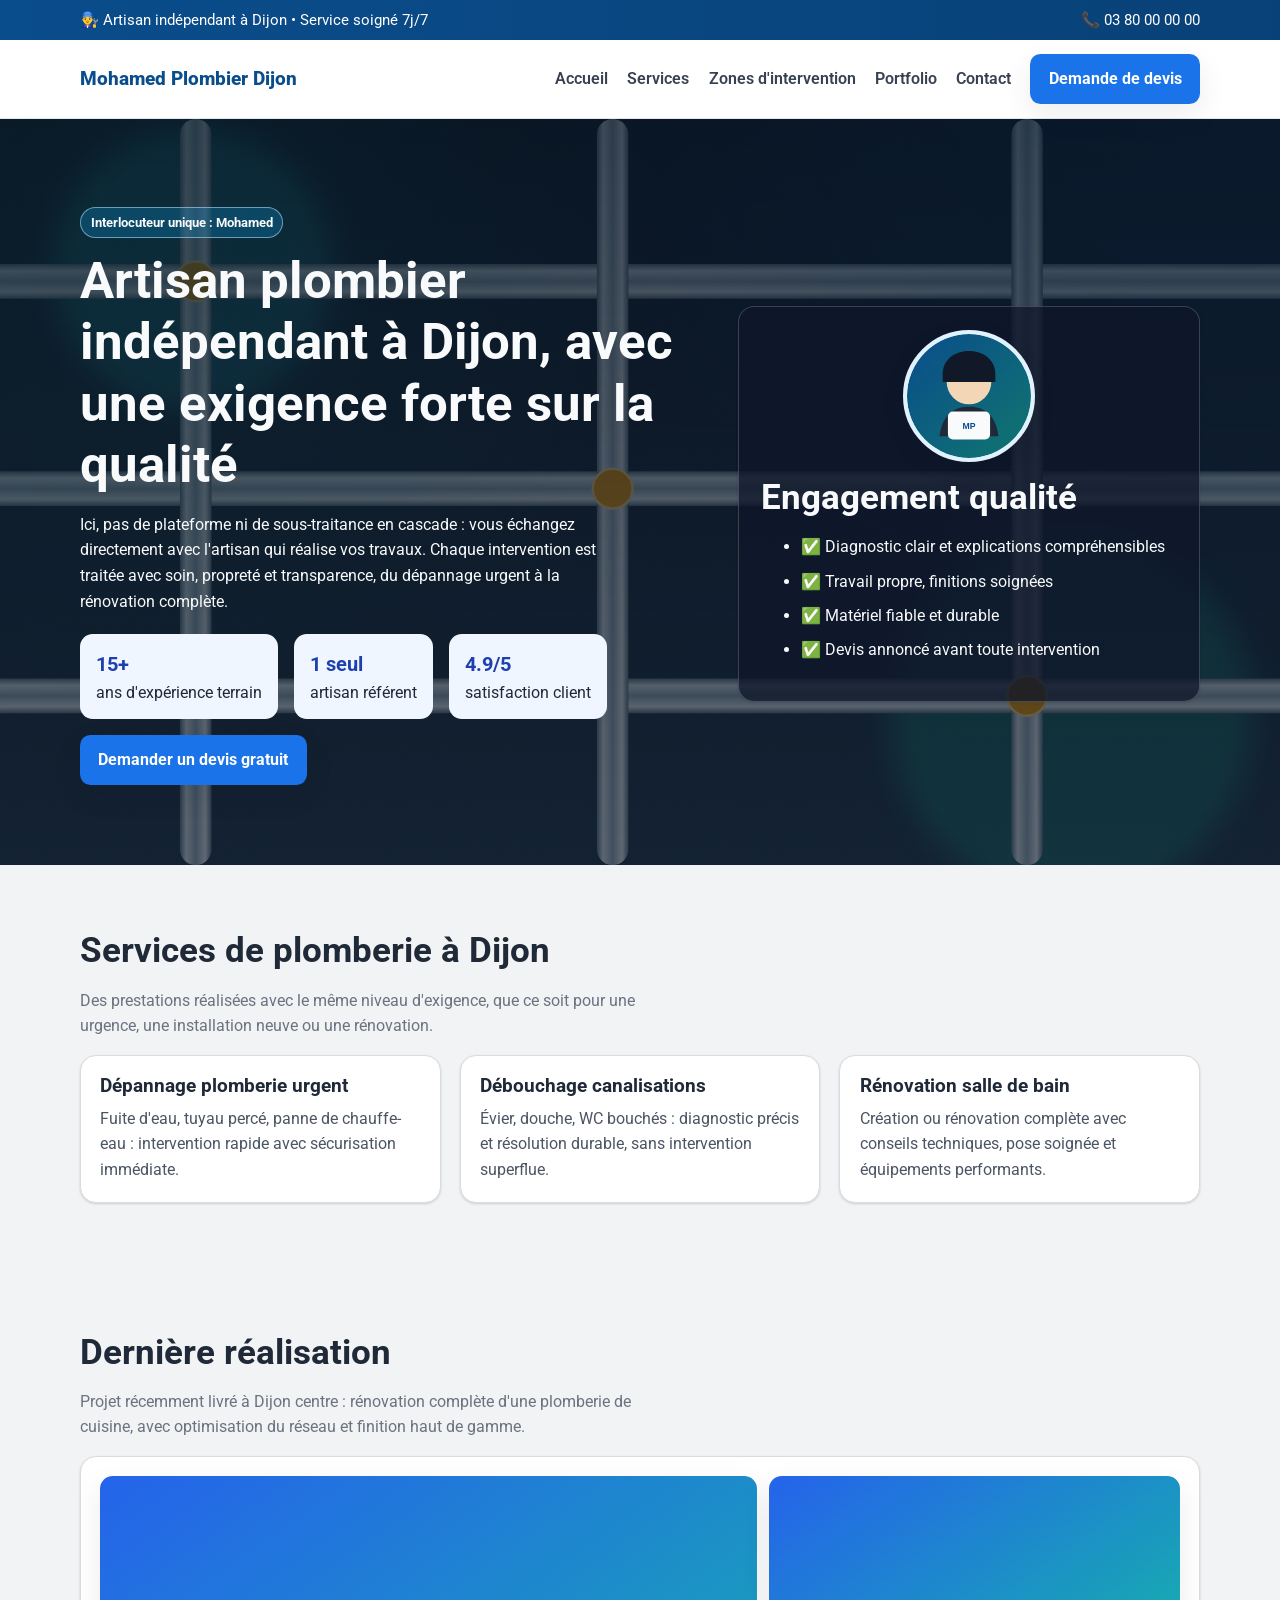
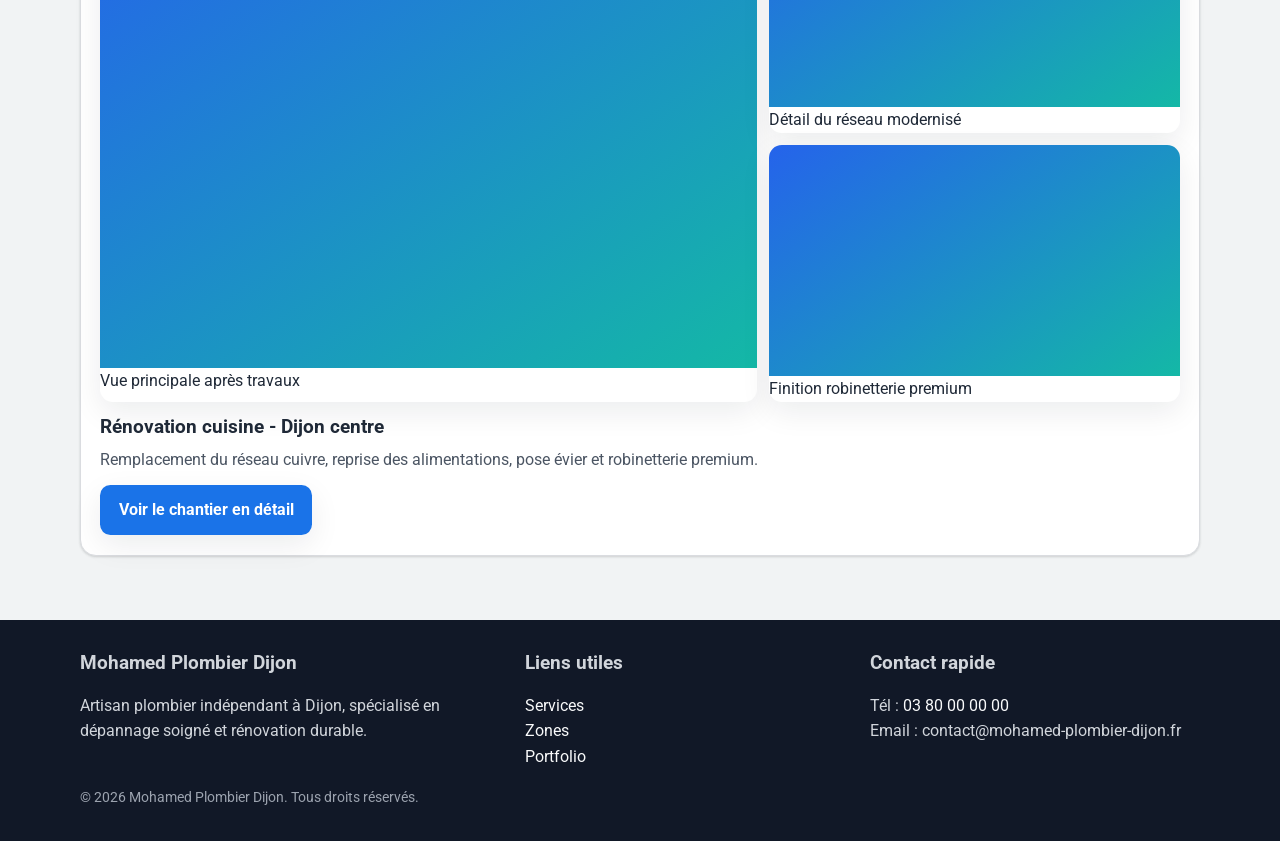
<file: index.html>
<!doctype html>
<html lang="fr">
  <head>
    <meta charset="UTF-8" />
    <meta name="viewport" content="width=device-width, initial-scale=1.0" />
    <link rel="preconnect" href="https://fonts.googleapis.com" />
    <link rel="preconnect" href="https://fonts.gstatic.com" crossorigin />
    <link href="https://fonts.googleapis.com/css2?family=Roboto:wght@400;500;700;900&display=swap" rel="stylesheet" />
    <link href="https://fonts.googleapis.com/css2?family=Material+Symbols+Rounded:opsz,wght,FILL,GRAD@24,500,0,0" rel="stylesheet" />
    <link rel="stylesheet" href="https://cdnjs.cloudflare.com/ajax/libs/font-awesome/6.5.2/css/all.min.css" crossorigin="anonymous" referrerpolicy="no-referrer" />
    <title>Artisan plombier indépendant à Dijon | Mohamed Plombier</title>
    <meta
      name="description"
      content="Mohamed, artisan plombier indépendant à Dijon : dépannage soigné, installations durables, conseils personnalisés et qualité de service 7j/7."
    />
    <meta name="robots" content="index,follow" />
    <link rel="canonical" href="https://www.mohamed-plombier-dijon.fr/" />
    <meta property="og:title" content="Artisan plombier indépendant à Dijon | Mohamed Plombier" />
    <meta
      property="og:description"
      content="Un interlocuteur unique, des finitions soignées et une plomberie durable à Dijon et alentours."
    />
    <meta property="og:type" content="website" />
    <meta property="og:url" content="https://www.mohamed-plombier-dijon.fr/" />
    <meta property="og:locale" content="fr_FR" />
    <link rel="stylesheet" href="assets/css/styles.css" />
    <script type="application/ld+json">
      {
        "@context": "https://schema.org",
        "@type": "Plumber",
        "name": "Mohamed Plombier Dijon",
        "image": "https://www.mohamed-plombier-dijon.fr/assets/images/logo.png",
        "url": "https://www.mohamed-plombier-dijon.fr/",
        "telephone": "+33 3 80 00 00 00",
        "priceRange": "€€",
        "address": {
          "@type": "PostalAddress",
          "streetAddress": "12 Rue de la Liberté",
          "addressLocality": "Dijon",
          "postalCode": "21000",
          "addressCountry": "FR"
        },
        "areaServed": ["Dijon", "Talant", "Chenôve", "Quetigny", "Longvic", "Fontaine-lès-Dijon"],
        "openingHoursSpecification": [
          {
            "@type": "OpeningHoursSpecification",
            "dayOfWeek": ["Monday", "Tuesday", "Wednesday", "Thursday", "Friday", "Saturday", "Sunday"],
            "opens": "00:00",
            "closes": "23:59"
          }
        ]
      }
    </script>
  </head>
  <body>
    <a class="skip-link" href="#contenu">Aller au contenu</a>
    <div class="topbar">
      <div class="container">
        <span>👨‍🔧 Artisan indépendant à Dijon • Service soigné 7j/7</span>
        <a href="tel:+33380000000">📞 03 80 00 00 00</a>
      </div>
    </div>
    <header>
      <div class="container nav-wrap">
        <a class="logo" href="index.html">Mohamed Plombier Dijon</a>
        <nav aria-label="Navigation principale">
          <ul>
            <li><a href="index.html">Accueil</a></li>
            <li><a href="services.html">Services</a></li>
            <li><a href="zones.html">Zones d'intervention</a></li>
            <li><a href="portfolio/index.html">Portfolio</a></li>
            <li><a href="contact.html">Contact</a></li>
            <li><a class="cta" href="#devis-popup" data-devis-open>Demande de devis</a></li>
          </ul>
        </nav>
      </div>
    </header>

    <main id="contenu">
      <section class="hero">
        <div class="container hero-grid">
          <div>
            <span class="badge">Interlocuteur unique : Mohamed</span>
            <h1>Artisan plombier indépendant à Dijon, avec une exigence forte sur la qualité</h1>
            <p class="subtitle">
              Ici, pas de plateforme ni de sous-traitance en cascade : vous échangez directement avec
              l'artisan qui réalise vos travaux. Chaque intervention est traitée avec soin, propreté et
              transparence, du dépannage urgent à la rénovation complète.
            </p>
            <div class="stats">
              <div class="stat"><strong>15+</strong> ans d'expérience terrain</div>
              <div class="stat"><strong>1 seul</strong> artisan référent</div>
              <div class="stat"><strong>4.9/5</strong> satisfaction client</div>
            </div>
            <p><a class="button" href="#devis-popup" data-devis-open>Demander un devis gratuit</a></p>
          </div>
          <aside class="hero-card" aria-label="Engagements qualité">
            <div class="artisan-photo-wrap" aria-hidden="true">
              <div class="artisan-photo">
                <img src="assets/images/mohamed-artisan.svg" alt="" loading="lazy" />
              </div>
            </div>
            <h2>Engagement qualité</h2>
            <ul class="service-list">
              <li>✅ Diagnostic clair et explications compréhensibles</li>
              <li>✅ Travail propre, finitions soignées</li>
              <li>✅ Matériel fiable et durable</li>
              <li>✅ Devis annoncé avant toute intervention</li>
            </ul>
          </aside>
        </div>
      </section>

      <section class="section container">
        <h2>Services de plomberie à Dijon</h2>
        <p class="subtitle">
          Des prestations réalisées avec le même niveau d'exigence, que ce soit pour une urgence, une
          installation neuve ou une rénovation.
        </p>
        <div class="grid-3">
          <article class="card">
            <h3>Dépannage plomberie urgent</h3>
            <p>Fuite d'eau, tuyau percé, panne de chauffe-eau : intervention rapide avec sécurisation immédiate.</p>
          </article>
          <article class="card">
            <h3>Débouchage canalisations</h3>
            <p>Évier, douche, WC bouchés : diagnostic précis et résolution durable, sans intervention superflue.</p>
          </article>
          <article class="card">
            <h3>Rénovation salle de bain</h3>
            <p>Création ou rénovation complète avec conseils techniques, pose soignée et équipements performants.</p>
          </article>
        </div>
      </section>

      <section class="section container">
        <h2>Dernière réalisation</h2>
        <p class="subtitle">
          Projet récemment livré à Dijon centre : rénovation complète d'une plomberie de cuisine,
          avec optimisation du réseau et finition haut de gamme.
        </p>
        <div class="card">
          <div class="gallery-featured" style="margin-bottom: 0.9rem">
            <figure class="gallery-main">
              <div class="photo-placeholder" role="img" aria-label="Photo principale de la dernière réalisation"></div>
              <figcaption>Vue principale après travaux</figcaption>
            </figure>
            <div class="gallery-side">
              <figure>
                <div class="photo-placeholder" role="img" aria-label="Détail réseau plomberie"></div>
                <figcaption>Détail du réseau modernisé</figcaption>
              </figure>
              <figure>
                <div class="photo-placeholder" role="img" aria-label="Détail robinetterie"></div>
                <figcaption>Finition robinetterie premium</figcaption>
              </figure>
            </div>
          </div>
          <h3>Rénovation cuisine - Dijon centre</h3>
          <p>Remplacement du réseau cuivre, reprise des alimentations, pose évier et robinetterie premium.</p>
          <p style="margin-top: 0.8rem"><a class="button" href="portfolio/chantiers/renovation-cuisine-dijon.html">Voir le chantier en détail</a></p>
        </div>
      </section>
    </main>
    <div class="devis-modal" id="devis-popup" role="dialog" aria-modal="true" aria-labelledby="devis-title" aria-hidden="true">
      <div class="devis-modal__backdrop" data-devis-close></div>
      <div class="devis-modal__content">
        <button class="devis-modal__close" type="button" aria-label="Fermer la fenêtre" data-devis-close>×</button>
        <h2 id="devis-title">Demande de devis</h2>
        <p>Contactez directement Mohamed pour obtenir un devis rapide et personnalisé :</p>
        <ul class="devis-list">
          <li>
            <i class="fa-solid fa-phone" aria-hidden="true"></i>
            <span><strong>Téléphone</strong><a href="tel:+33380000000">03 80 00 00 00</a></span>
          </li>
          <li>
            <i class="fa-solid fa-envelope" aria-hidden="true"></i>
            <span><strong>Email</strong><a href="mailto:contact@mohamed-plombier-dijon.fr">contact@mohamed-plombier-dijon.fr</a></span>
          </li>
          <li>
            <i class="fa-solid fa-location-dot" aria-hidden="true"></i>
            <span><strong>Adresse</strong>12 Rue de la Liberté, 21000 Dijon</span>
          </li>
          <li>
            <i class="fa-regular fa-clock" aria-hidden="true"></i>
            <span><strong>Disponibilité</strong>24h/24 - 7j/7</span>
          </li>
        </ul>
      </div>
    </div>

    <footer>
      <div class="container footer-grid">
        <div>
          <h3>Mohamed Plombier Dijon</h3>
          <p>Artisan plombier indépendant à Dijon, spécialisé en dépannage soigné et rénovation durable.</p>
        </div>
        <div>
          <h3>Liens utiles</h3>
          <p><a href="services.html">Services</a><br /><a href="zones.html">Zones</a><br /><a href="portfolio/index.html">Portfolio</a></p>
        </div>
        <div>
          <h3>Contact rapide</h3>
          <p>Tél : <a href="tel:+33380000000">03 80 00 00 00</a><br />Email : contact@mohamed-plombier-dijon.fr</p>
        </div>
      </div>
      <div class="container small">© <span data-current-year></span> Mohamed Plombier Dijon. Tous droits réservés.</div>
    </footer>

    <script src="https://code.jquery.com/jquery-3.7.1.min.js" integrity="sha256-/JqT3SQfawRcv/BIHPThkBvs0OEvtFFmqPF/lYI/Cxo=" crossorigin="anonymous"></script>
    <script src="assets/js/main.js" defer></script>
  </body>
</html>
</file>
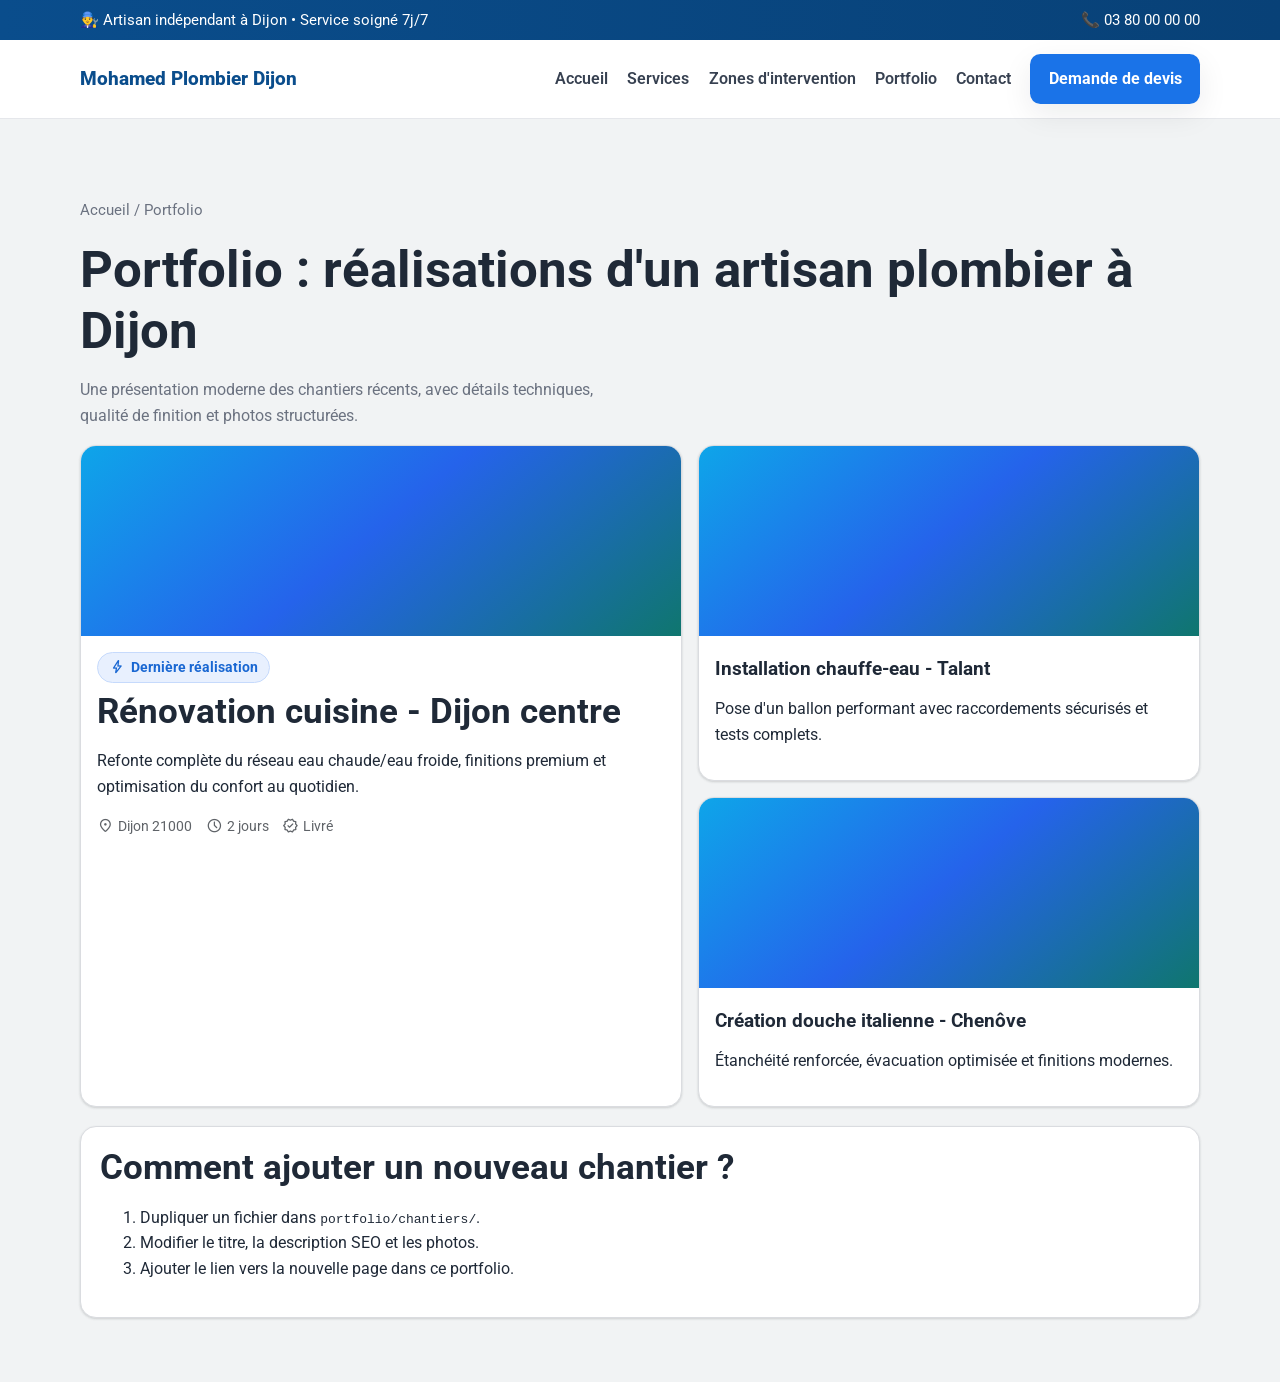
<file: portfolio/index.html>
<!doctype html>
<html lang="fr">
  <head>
    <meta charset="UTF-8" />
    <meta name="viewport" content="width=device-width, initial-scale=1.0" />
    <link rel="preconnect" href="https://fonts.googleapis.com" />
    <link rel="preconnect" href="https://fonts.gstatic.com" crossorigin />
    <link href="https://fonts.googleapis.com/css2?family=Roboto:wght@400;500;700;900&display=swap" rel="stylesheet" />
    <link href="https://fonts.googleapis.com/css2?family=Material+Symbols+Rounded:opsz,wght,FILL,GRAD@24,500,0,0" rel="stylesheet" />
    <link rel="stylesheet" href="https://cdnjs.cloudflare.com/ajax/libs/font-awesome/6.5.2/css/all.min.css" crossorigin="anonymous" referrerpolicy="no-referrer" />
    <title>Portfolio chantiers plomberie Dijon | Artisan indépendant</title>
    <meta name="description" content="Portfolio d'un artisan plombier indépendant à Dijon : réalisations récentes, photos avant/après et qualité des finitions." />
    <link rel="canonical" href="https://www.mohamed-plombier-dijon.fr/portfolio/" />
    <link rel="stylesheet" href="../assets/css/styles.css" />
  </head>
  <body>
    <a class="skip-link" href="#contenu">Aller au contenu</a>
    <div class="topbar">
      <div class="container">
        <span>👨‍🔧 Artisan indépendant à Dijon • Service soigné 7j/7</span>
        <a href="tel:+33380000000">📞 03 80 00 00 00</a>
      </div>
    </div>
    <header>
      <div class="container nav-wrap">
        <a class="logo" href="../index.html">Mohamed Plombier Dijon</a>
        <nav aria-label="Navigation principale">
          <ul>
            <li><a href="../index.html">Accueil</a></li>
            <li><a href="../services.html">Services</a></li>
            <li><a href="../zones.html">Zones d'intervention</a></li>
            <li><a href="../portfolio/index.html">Portfolio</a></li>
            <li><a href="../contact.html">Contact</a></li>
            <li><a class="cta" href="#devis-popup" data-devis-open>Demande de devis</a></li>
          </ul>
        </nav>
      </div>
    </header>
    <main id="contenu" class="section container">
      <p class="breadcrumb"><a href="../index.html">Accueil</a> / Portfolio</p>
      <h1>Portfolio : réalisations d'un artisan plombier à Dijon</h1>
      <p class="subtitle">Une présentation moderne des chantiers récents, avec détails techniques, qualité de finition et photos structurées.</p>

      <section class="realisations-grid">
        <article class="realisation-card featured">
          <div class="realisation-cover" role="img" aria-label="Dernière réalisation à Dijon"></div>
          <div class="realisation-content">
            <span class="chip"><span class="material-symbols-rounded">bolt</span>Dernière réalisation</span>
            <h2><a href="chantiers/renovation-cuisine-dijon.html">Rénovation cuisine - Dijon centre</a></h2>
            <p>Refonte complète du réseau eau chaude/eau froide, finitions premium et optimisation du confort au quotidien.</p>
            <div class="realisation-meta">
              <span><span class="material-symbols-rounded">location_on</span>Dijon 21000</span>
              <span><span class="material-symbols-rounded">schedule</span>2 jours</span>
              <span><span class="material-symbols-rounded">verified</span>Livré</span>
            </div>
          </div>
        </article>

        <article class="realisation-card compact">
          <div class="realisation-cover" role="img" aria-label="Installation chauffe-eau Talant"></div>
          <div class="realisation-content">
            <h3>Installation chauffe-eau - Talant</h3>
            <p>Pose d'un ballon performant avec raccordements sécurisés et tests complets.</p>
          </div>
        </article>

        <article class="realisation-card compact">
          <div class="realisation-cover" role="img" aria-label="Création douche italienne Chenôve"></div>
          <div class="realisation-content">
            <h3>Création douche italienne - Chenôve</h3>
            <p>Étanchéité renforcée, évacuation optimisée et finitions modernes.</p>
          </div>
        </article>
      </section>

      <section class="card" style="margin-top: 1.2rem">
        <h2>Comment ajouter un nouveau chantier ?</h2>
        <ol>
          <li>Dupliquer un fichier dans <code>portfolio/chantiers/</code>.</li>
          <li>Modifier le titre, la description SEO et les photos.</li>
          <li>Ajouter le lien vers la nouvelle page dans ce portfolio.</li>
        </ol>
      </section>
    </main>
    <div class="devis-modal" id="devis-popup" role="dialog" aria-modal="true" aria-labelledby="devis-title" aria-hidden="true">
      <div class="devis-modal__backdrop" data-devis-close></div>
      <div class="devis-modal__content">
        <button class="devis-modal__close" type="button" aria-label="Fermer la fenêtre" data-devis-close>×</button>
        <h2 id="devis-title">Demande de devis</h2>
        <p>Contactez directement Mohamed pour obtenir un devis rapide et personnalisé :</p>
        <ul class="devis-list">
          <li>
            <i class="fa-solid fa-phone" aria-hidden="true"></i>
            <span><strong>Téléphone</strong><a href="tel:+33380000000">03 80 00 00 00</a></span>
          </li>
          <li>
            <i class="fa-solid fa-envelope" aria-hidden="true"></i>
            <span><strong>Email</strong><a href="mailto:contact@mohamed-plombier-dijon.fr">contact@mohamed-plombier-dijon.fr</a></span>
          </li>
          <li>
            <i class="fa-solid fa-location-dot" aria-hidden="true"></i>
            <span><strong>Adresse</strong>12 Rue de la Liberté, 21000 Dijon</span>
          </li>
          <li>
            <i class="fa-regular fa-clock" aria-hidden="true"></i>
            <span><strong>Disponibilité</strong>24h/24 - 7j/7</span>
          </li>
        </ul>
      </div>
    </div>
    <script src="https://code.jquery.com/jquery-3.7.1.min.js" integrity="sha256-/JqT3SQfawRcv/BIHPThkBvs0OEvtFFmqPF/lYI/Cxo=" crossorigin="anonymous"></script>
    <script src="../assets/js/main.js" defer></script>
  </body>
</html>
</file>
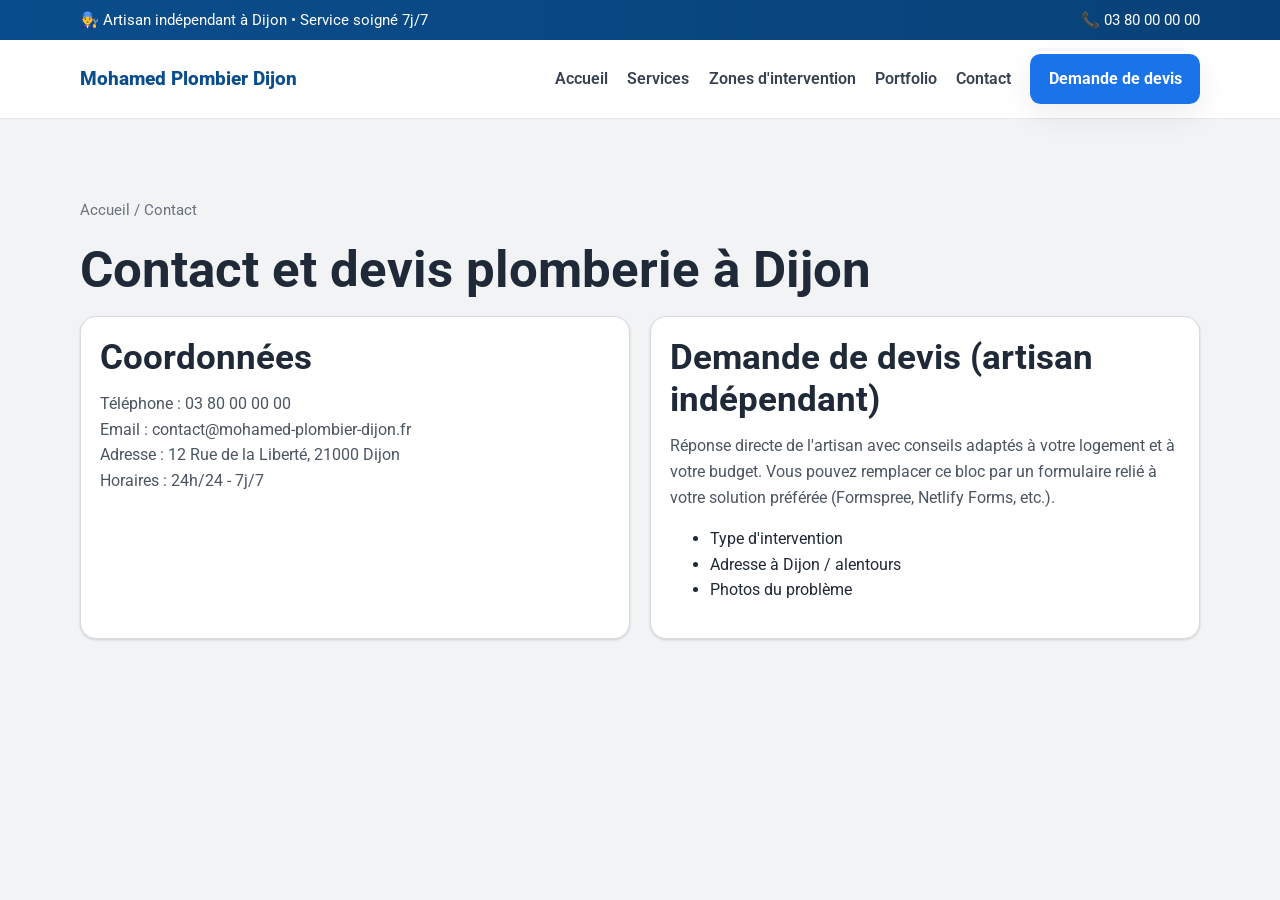
<file: contact.html>
<!doctype html>
<html lang="fr">
  <head>
    <meta charset="UTF-8" />
    <meta name="viewport" content="width=device-width, initial-scale=1.0" />
    <link rel="preconnect" href="https://fonts.googleapis.com" />
    <link rel="preconnect" href="https://fonts.gstatic.com" crossorigin />
    <link href="https://fonts.googleapis.com/css2?family=Roboto:wght@400;500;700;900&display=swap" rel="stylesheet" />
    <link href="https://fonts.googleapis.com/css2?family=Material+Symbols+Rounded:opsz,wght,FILL,GRAD@24,500,0,0" rel="stylesheet" />
    <link rel="stylesheet" href="https://cdnjs.cloudflare.com/ajax/libs/font-awesome/6.5.2/css/all.min.css" crossorigin="anonymous" referrerpolicy="no-referrer" />
    <title>Contact plombier Dijon | Devis gratuit</title>
    <meta name="description" content="Contactez Mohamed, artisan plombier indépendant à Dijon, pour un dépannage urgent ou un devis travaux avec suivi personnalisé." />
    <link rel="canonical" href="https://www.mohamed-plombier-dijon.fr/contact.html" />
    <link rel="stylesheet" href="assets/css/styles.css" />
  </head>
  <body>
    <a class="skip-link" href="#contenu">Aller au contenu</a>
    <div class="topbar">
      <div class="container">
        <span>👨‍🔧 Artisan indépendant à Dijon • Service soigné 7j/7</span>
        <a href="tel:+33380000000">📞 03 80 00 00 00</a>
      </div>
    </div>
    <header>
      <div class="container nav-wrap">
        <a class="logo" href="index.html">Mohamed Plombier Dijon</a>
        <nav aria-label="Navigation principale">
          <ul>
            <li><a href="index.html">Accueil</a></li>
            <li><a href="services.html">Services</a></li>
            <li><a href="zones.html">Zones d'intervention</a></li>
            <li><a href="portfolio/index.html">Portfolio</a></li>
            <li><a href="contact.html">Contact</a></li>
            <li><a class="cta" href="#devis-popup" data-devis-open>Demande de devis</a></li>
          </ul>
        </nav>
      </div>
    </header>
    <main id="contenu" class="section container">
      <p class="breadcrumb"><a href="index.html">Accueil</a> / Contact</p>
      <h1>Contact et devis plomberie à Dijon</h1>
      <div class="grid-2">
        <section class="card">
          <h2>Coordonnées</h2>
          <p>Téléphone : <a href="tel:+33380000000">03 80 00 00 00</a><br />Email : contact@mohamed-plombier-dijon.fr</p>
          <p>Adresse : 12 Rue de la Liberté, 21000 Dijon</p>
          <p>Horaires : 24h/24 - 7j/7</p>
        </section>
        <section class="card">
          <h2>Demande de devis (artisan indépendant)</h2>
          <p>Réponse directe de l'artisan avec conseils adaptés à votre logement et à votre budget. Vous pouvez remplacer ce bloc par un formulaire relié à votre solution préférée (Formspree, Netlify Forms, etc.).</p>
          <ul>
            <li>Type d'intervention</li>
            <li>Adresse à Dijon / alentours</li>
            <li>Photos du problème</li>
          </ul>
        </section>
      </div>
    </main>
    <div class="devis-modal" id="devis-popup" role="dialog" aria-modal="true" aria-labelledby="devis-title" aria-hidden="true">
      <div class="devis-modal__backdrop" data-devis-close></div>
      <div class="devis-modal__content">
        <button class="devis-modal__close" type="button" aria-label="Fermer la fenêtre" data-devis-close>×</button>
        <h2 id="devis-title">Demande de devis</h2>
        <p>Contactez directement Mohamed pour obtenir un devis rapide et personnalisé :</p>
        <ul class="devis-list">
          <li>
            <i class="fa-solid fa-phone" aria-hidden="true"></i>
            <span><strong>Téléphone</strong><a href="tel:+33380000000">03 80 00 00 00</a></span>
          </li>
          <li>
            <i class="fa-solid fa-envelope" aria-hidden="true"></i>
            <span><strong>Email</strong><a href="mailto:contact@mohamed-plombier-dijon.fr">contact@mohamed-plombier-dijon.fr</a></span>
          </li>
          <li>
            <i class="fa-solid fa-location-dot" aria-hidden="true"></i>
            <span><strong>Adresse</strong>12 Rue de la Liberté, 21000 Dijon</span>
          </li>
          <li>
            <i class="fa-regular fa-clock" aria-hidden="true"></i>
            <span><strong>Disponibilité</strong>24h/24 - 7j/7</span>
          </li>
        </ul>
      </div>
    </div>
    <script src="https://code.jquery.com/jquery-3.7.1.min.js" integrity="sha256-/JqT3SQfawRcv/BIHPThkBvs0OEvtFFmqPF/lYI/Cxo=" crossorigin="anonymous"></script>
    <script src="assets/js/main.js" defer></script>
  </body>
</html>
</file>
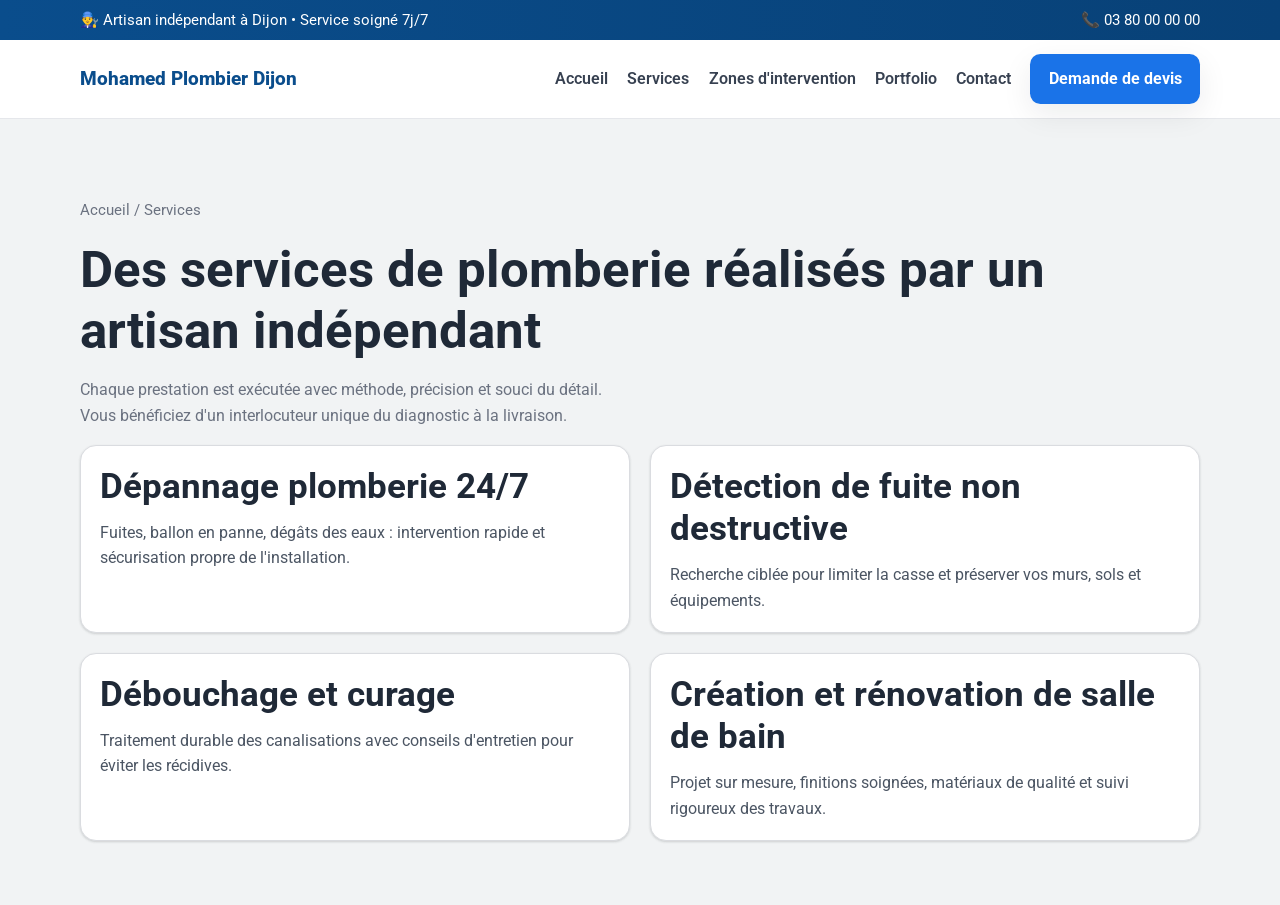
<file: services.html>
<!doctype html>
<html lang="fr">
  <head>
    <meta charset="UTF-8" />
    <meta name="viewport" content="width=device-width, initial-scale=1.0" />
    <link rel="preconnect" href="https://fonts.googleapis.com" />
    <link rel="preconnect" href="https://fonts.gstatic.com" crossorigin />
    <link href="https://fonts.googleapis.com/css2?family=Roboto:wght@400;500;700;900&display=swap" rel="stylesheet" />
    <link href="https://fonts.googleapis.com/css2?family=Material+Symbols+Rounded:opsz,wght,FILL,GRAD@24,500,0,0" rel="stylesheet" />
    <link rel="stylesheet" href="https://cdnjs.cloudflare.com/ajax/libs/font-awesome/6.5.2/css/all.min.css" crossorigin="anonymous" referrerpolicy="no-referrer" />
    <title>Services plomberie artisan indépendant à Dijon | Mohamed Plombier</title>
    <meta name="description" content="Services d'un artisan plombier indépendant à Dijon : dépannage, recherche de fuite, débouchage et rénovation avec un haut niveau de qualité." />
    <link rel="canonical" href="https://www.mohamed-plombier-dijon.fr/services.html" />
    <link rel="stylesheet" href="assets/css/styles.css" />
  </head>
  <body>
    <a class="skip-link" href="#contenu">Aller au contenu</a>
    <div class="topbar">
      <div class="container">
        <span>👨‍🔧 Artisan indépendant à Dijon • Service soigné 7j/7</span>
        <a href="tel:+33380000000">📞 03 80 00 00 00</a>
      </div>
    </div>
    <header>
      <div class="container nav-wrap">
        <a class="logo" href="index.html">Mohamed Plombier Dijon</a>
        <nav aria-label="Navigation principale">
          <ul>
            <li><a href="index.html">Accueil</a></li>
            <li><a href="services.html">Services</a></li>
            <li><a href="zones.html">Zones d'intervention</a></li>
            <li><a href="portfolio/index.html">Portfolio</a></li>
            <li><a href="contact.html">Contact</a></li>
            <li><a class="cta" href="#devis-popup" data-devis-open>Demande de devis</a></li>
          </ul>
        </nav>
      </div>
    </header>
    <main id="contenu" class="section container">
      <p class="breadcrumb"><a href="index.html">Accueil</a> / Services</p>
      <h1>Des services de plomberie réalisés par un artisan indépendant</h1>
      <p class="subtitle">Chaque prestation est exécutée avec méthode, précision et souci du détail. Vous bénéficiez d'un interlocuteur unique du diagnostic à la livraison.</p>
      <div class="grid-2">
        <article class="card"><h2>Dépannage plomberie 24/7</h2><p>Fuites, ballon en panne, dégâts des eaux : intervention rapide et sécurisation propre de l'installation.</p></article>
        <article class="card"><h2>Détection de fuite non destructive</h2><p>Recherche ciblée pour limiter la casse et préserver vos murs, sols et équipements.</p></article>
        <article class="card"><h2>Débouchage et curage</h2><p>Traitement durable des canalisations avec conseils d'entretien pour éviter les récidives.</p></article>
        <article class="card"><h2>Création et rénovation de salle de bain</h2><p>Projet sur mesure, finitions soignées, matériaux de qualité et suivi rigoureux des travaux.</p></article>
      </div>
    </main>
    <div class="devis-modal" id="devis-popup" role="dialog" aria-modal="true" aria-labelledby="devis-title" aria-hidden="true">
      <div class="devis-modal__backdrop" data-devis-close></div>
      <div class="devis-modal__content">
        <button class="devis-modal__close" type="button" aria-label="Fermer la fenêtre" data-devis-close>×</button>
        <h2 id="devis-title">Demande de devis</h2>
        <p>Contactez directement Mohamed pour obtenir un devis rapide et personnalisé :</p>
        <ul class="devis-list">
          <li>
            <i class="fa-solid fa-phone" aria-hidden="true"></i>
            <span><strong>Téléphone</strong><a href="tel:+33380000000">03 80 00 00 00</a></span>
          </li>
          <li>
            <i class="fa-solid fa-envelope" aria-hidden="true"></i>
            <span><strong>Email</strong><a href="mailto:contact@mohamed-plombier-dijon.fr">contact@mohamed-plombier-dijon.fr</a></span>
          </li>
          <li>
            <i class="fa-solid fa-location-dot" aria-hidden="true"></i>
            <span><strong>Adresse</strong>12 Rue de la Liberté, 21000 Dijon</span>
          </li>
          <li>
            <i class="fa-regular fa-clock" aria-hidden="true"></i>
            <span><strong>Disponibilité</strong>24h/24 - 7j/7</span>
          </li>
        </ul>
      </div>
    </div>
    <script src="https://code.jquery.com/jquery-3.7.1.min.js" integrity="sha256-/JqT3SQfawRcv/BIHPThkBvs0OEvtFFmqPF/lYI/Cxo=" crossorigin="anonymous"></script>
    <script src="assets/js/main.js" defer></script>
  </body>
</html>
</file>
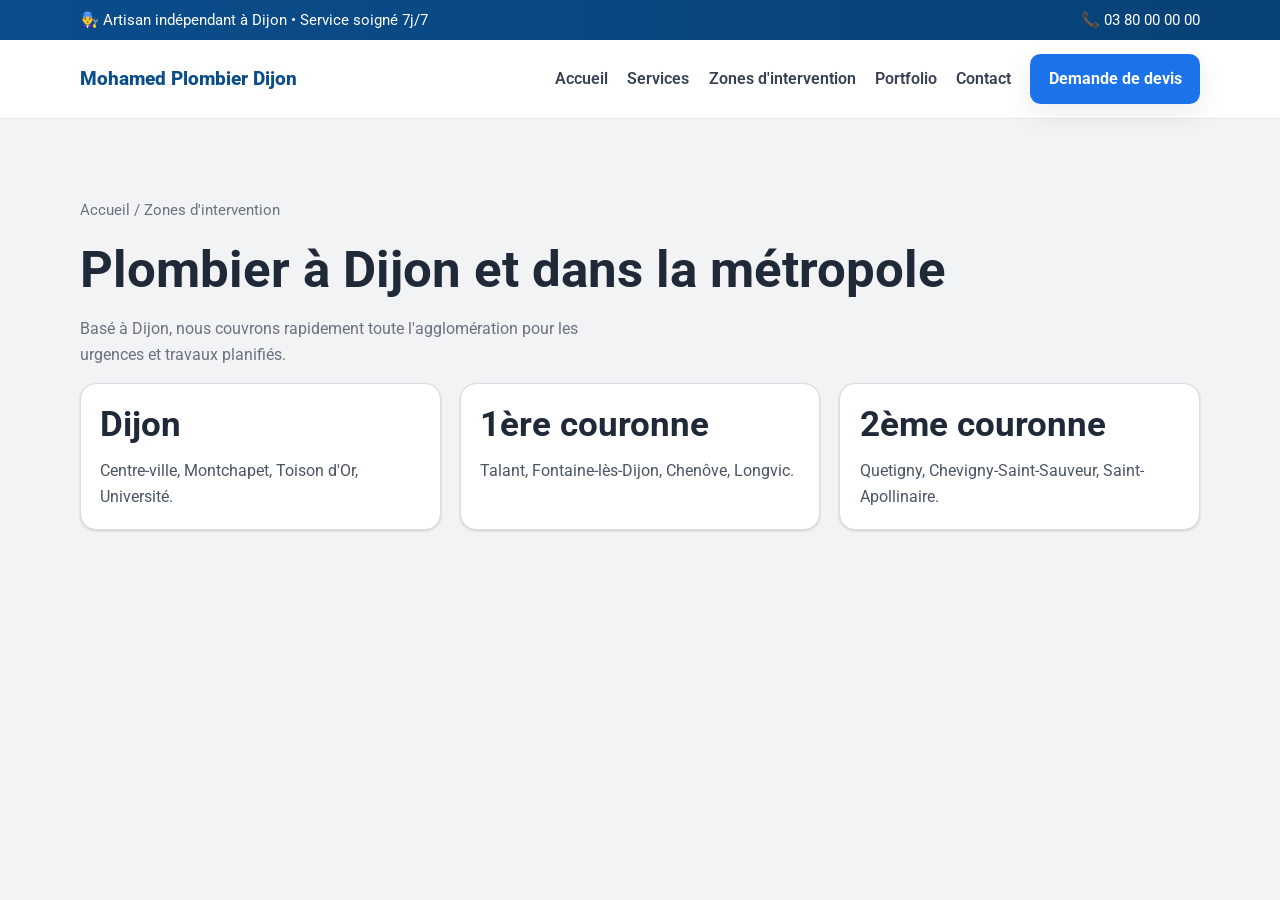
<file: zones.html>
<!doctype html>
<html lang="fr">
  <head>
    <meta charset="UTF-8" />
    <meta name="viewport" content="width=device-width, initial-scale=1.0" />
    <link rel="preconnect" href="https://fonts.googleapis.com" />
    <link rel="preconnect" href="https://fonts.gstatic.com" crossorigin />
    <link href="https://fonts.googleapis.com/css2?family=Roboto:wght@400;500;700;900&display=swap" rel="stylesheet" />
    <link href="https://fonts.googleapis.com/css2?family=Material+Symbols+Rounded:opsz,wght,FILL,GRAD@24,500,0,0" rel="stylesheet" />
    <link rel="stylesheet" href="https://cdnjs.cloudflare.com/ajax/libs/font-awesome/6.5.2/css/all.min.css" crossorigin="anonymous" referrerpolicy="no-referrer" />
    <title>Zones d'intervention plomberie Dijon et alentours</title>
    <meta name="description" content="Mohamed Plombier intervient à Dijon, Talant, Chenôve, Quetigny, Longvic et Fontaine-lès-Dijon pour tout dépannage ou travaux de plomberie." />
    <link rel="canonical" href="https://www.mohamed-plombier-dijon.fr/zones.html" />
    <link rel="stylesheet" href="assets/css/styles.css" />
  </head>
  <body>
    <a class="skip-link" href="#contenu">Aller au contenu</a>
    <div class="topbar">
      <div class="container">
        <span>👨‍🔧 Artisan indépendant à Dijon • Service soigné 7j/7</span>
        <a href="tel:+33380000000">📞 03 80 00 00 00</a>
      </div>
    </div>
    <header>
      <div class="container nav-wrap">
        <a class="logo" href="index.html">Mohamed Plombier Dijon</a>
        <nav aria-label="Navigation principale">
          <ul>
            <li><a href="index.html">Accueil</a></li>
            <li><a href="services.html">Services</a></li>
            <li><a href="zones.html">Zones d'intervention</a></li>
            <li><a href="portfolio/index.html">Portfolio</a></li>
            <li><a href="contact.html">Contact</a></li>
            <li><a class="cta" href="#devis-popup" data-devis-open>Demande de devis</a></li>
          </ul>
        </nav>
      </div>
    </header>
    <main id="contenu" class="section container">
      <p class="breadcrumb"><a href="index.html">Accueil</a> / Zones d'intervention</p>
      <h1>Plombier à Dijon et dans la métropole</h1>
      <p class="subtitle">Basé à Dijon, nous couvrons rapidement toute l'agglomération pour les urgences et travaux planifiés.</p>
      <div class="grid-3">
        <article class="card"><h2>Dijon</h2><p>Centre-ville, Montchapet, Toison d'Or, Université.</p></article>
        <article class="card"><h2>1ère couronne</h2><p>Talant, Fontaine-lès-Dijon, Chenôve, Longvic.</p></article>
        <article class="card"><h2>2ème couronne</h2><p>Quetigny, Chevigny-Saint-Sauveur, Saint-Apollinaire.</p></article>
      </div>
    </main>
    <div class="devis-modal" id="devis-popup" role="dialog" aria-modal="true" aria-labelledby="devis-title" aria-hidden="true">
      <div class="devis-modal__backdrop" data-devis-close></div>
      <div class="devis-modal__content">
        <button class="devis-modal__close" type="button" aria-label="Fermer la fenêtre" data-devis-close>×</button>
        <h2 id="devis-title">Demande de devis</h2>
        <p>Contactez directement Mohamed pour obtenir un devis rapide et personnalisé :</p>
        <ul class="devis-list">
          <li>
            <i class="fa-solid fa-phone" aria-hidden="true"></i>
            <span><strong>Téléphone</strong><a href="tel:+33380000000">03 80 00 00 00</a></span>
          </li>
          <li>
            <i class="fa-solid fa-envelope" aria-hidden="true"></i>
            <span><strong>Email</strong><a href="mailto:contact@mohamed-plombier-dijon.fr">contact@mohamed-plombier-dijon.fr</a></span>
          </li>
          <li>
            <i class="fa-solid fa-location-dot" aria-hidden="true"></i>
            <span><strong>Adresse</strong>12 Rue de la Liberté, 21000 Dijon</span>
          </li>
          <li>
            <i class="fa-regular fa-clock" aria-hidden="true"></i>
            <span><strong>Disponibilité</strong>24h/24 - 7j/7</span>
          </li>
        </ul>
      </div>
    </div>
    <script src="https://code.jquery.com/jquery-3.7.1.min.js" integrity="sha256-/JqT3SQfawRcv/BIHPThkBvs0OEvtFFmqPF/lYI/Cxo=" crossorigin="anonymous"></script>
    <script src="assets/js/main.js" defer></script>
  </body>
</html>
</file>
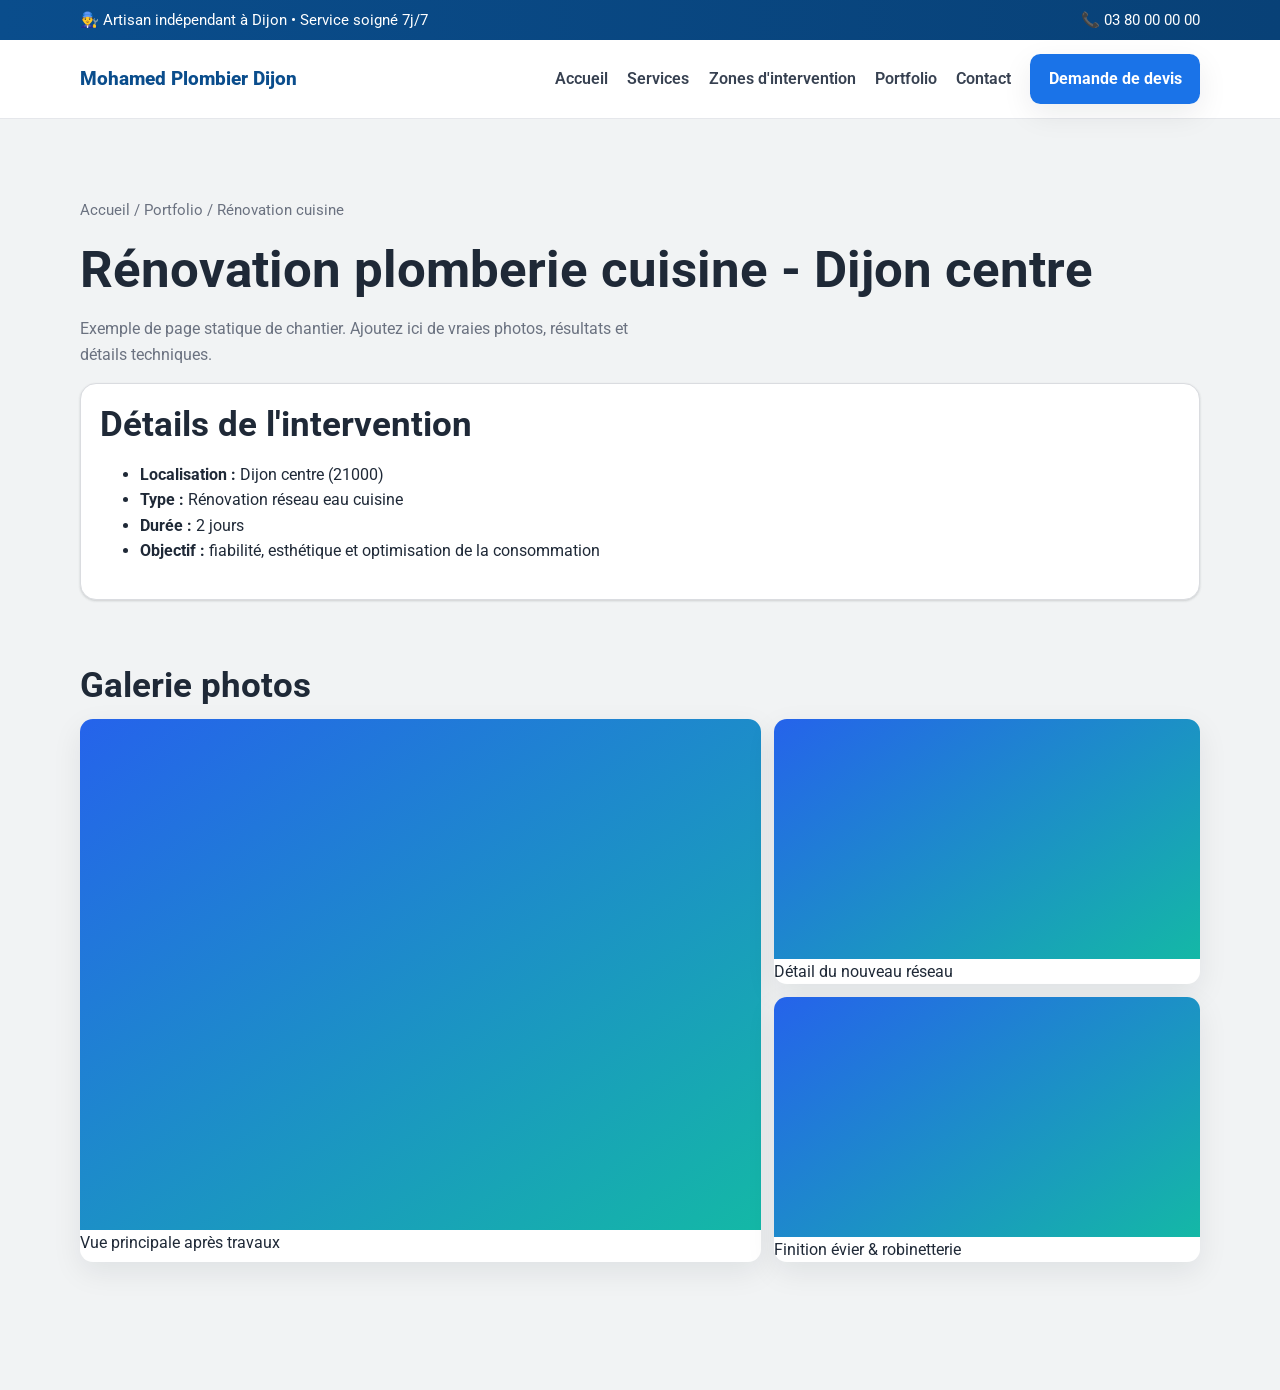
<file: portfolio/chantiers/renovation-cuisine-dijon.html>
<!doctype html>
<html lang="fr">
  <head>
    <meta charset="UTF-8" />
    <meta name="viewport" content="width=device-width, initial-scale=1.0" />
    <link rel="preconnect" href="https://fonts.googleapis.com" />
    <link rel="preconnect" href="https://fonts.gstatic.com" crossorigin />
    <link href="https://fonts.googleapis.com/css2?family=Roboto:wght@400;500;700;900&display=swap" rel="stylesheet" />
    <link href="https://fonts.googleapis.com/css2?family=Material+Symbols+Rounded:opsz,wght,FILL,GRAD@24,500,0,0" rel="stylesheet" />
    <link rel="stylesheet" href="https://cdnjs.cloudflare.com/ajax/libs/font-awesome/6.5.2/css/all.min.css" crossorigin="anonymous" referrerpolicy="no-referrer" />
    <title>Rénovation plomberie cuisine à Dijon | Portfolio</title>
    <meta name="description" content="Exemple de chantier plomberie à Dijon : rénovation complète de cuisine avec remplacement du réseau et pose d'équipements neufs." />
    <link rel="canonical" href="https://www.mohamed-plombier-dijon.fr/portfolio/chantiers/renovation-cuisine-dijon.html" />
    <link rel="stylesheet" href="../../assets/css/styles.css" />
  </head>
  <body>
    <a class="skip-link" href="#contenu">Aller au contenu</a>
    <div class="topbar">
      <div class="container">
        <span>👨‍🔧 Artisan indépendant à Dijon • Service soigné 7j/7</span>
        <a href="tel:+33380000000">📞 03 80 00 00 00</a>
      </div>
    </div>
    <header>
      <div class="container nav-wrap">
        <a class="logo" href="../../index.html">Mohamed Plombier Dijon</a>
        <nav aria-label="Navigation principale">
          <ul>
            <li><a href="../../index.html">Accueil</a></li>
            <li><a href="../../services.html">Services</a></li>
            <li><a href="../../zones.html">Zones d'intervention</a></li>
            <li><a href="../../portfolio/index.html">Portfolio</a></li>
            <li><a href="../../contact.html">Contact</a></li>
            <li><a class="cta" href="#devis-popup" data-devis-open>Demande de devis</a></li>
          </ul>
        </nav>
      </div>
    </header>
    <main id="contenu" class="section container">
      <p class="breadcrumb"><a href="../../index.html">Accueil</a> / <a href="../index.html">Portfolio</a> / Rénovation cuisine</p>
      <h1>Rénovation plomberie cuisine - Dijon centre</h1>
      <p class="subtitle">Exemple de page statique de chantier. Ajoutez ici de vraies photos, résultats et détails techniques.</p>

      <div class="card">
        <h2>Détails de l'intervention</h2>
        <ul>
          <li><strong>Localisation :</strong> Dijon centre (21000)</li>
          <li><strong>Type :</strong> Rénovation réseau eau cuisine</li>
          <li><strong>Durée :</strong> 2 jours</li>
          <li><strong>Objectif :</strong> fiabilité, esthétique et optimisation de la consommation</li>
        </ul>
      </div>

      <section class="section" style="padding-left: 0; padding-right: 0">
        <h2>Galerie photos</h2>
        <div class="gallery-featured">
          <figure class="gallery-main">
            <div class="photo-placeholder" role="img" aria-label="Photo principale du chantier"></div>
            <figcaption>Vue principale après travaux</figcaption>
          </figure>
          <div class="gallery-side">
            <figure>
              <div class="photo-placeholder" role="img" aria-label="Photo détail réseau plomberie"></div>
              <figcaption>Détail du nouveau réseau</figcaption>
            </figure>
            <figure>
              <div class="photo-placeholder" role="img" aria-label="Photo détail évier et robinetterie"></div>
              <figcaption>Finition évier & robinetterie</figcaption>
            </figure>
          </div>
        </div>
      </section>
    </main>
    <div class="devis-modal" id="devis-popup" role="dialog" aria-modal="true" aria-labelledby="devis-title" aria-hidden="true">
      <div class="devis-modal__backdrop" data-devis-close></div>
      <div class="devis-modal__content">
        <button class="devis-modal__close" type="button" aria-label="Fermer la fenêtre" data-devis-close>×</button>
        <h2 id="devis-title">Demande de devis</h2>
        <p>Contactez directement Mohamed pour obtenir un devis rapide et personnalisé :</p>
        <ul class="devis-list">
          <li>
            <i class="fa-solid fa-phone" aria-hidden="true"></i>
            <span><strong>Téléphone</strong><a href="tel:+33380000000">03 80 00 00 00</a></span>
          </li>
          <li>
            <i class="fa-solid fa-envelope" aria-hidden="true"></i>
            <span><strong>Email</strong><a href="mailto:contact@mohamed-plombier-dijon.fr">contact@mohamed-plombier-dijon.fr</a></span>
          </li>
          <li>
            <i class="fa-solid fa-location-dot" aria-hidden="true"></i>
            <span><strong>Adresse</strong>12 Rue de la Liberté, 21000 Dijon</span>
          </li>
          <li>
            <i class="fa-regular fa-clock" aria-hidden="true"></i>
            <span><strong>Disponibilité</strong>24h/24 - 7j/7</span>
          </li>
        </ul>
      </div>
    </div>
    <script src="https://code.jquery.com/jquery-3.7.1.min.js" integrity="sha256-/JqT3SQfawRcv/BIHPThkBvs0OEvtFFmqPF/lYI/Cxo=" crossorigin="anonymous"></script>
    <script src="../../assets/js/main.js" defer></script>
  </body>
</html>
</file>
<file: assets/css/styles.css>
:root {
  --primary: #0a4d8c;
  --secondary: #0f766e;
  --accent: #f59e0b;
  --text: #1f2937;
  --muted: #6b7280;
  --bg: #f8fafc;
  --white: #ffffff;
  --shadow: 0 10px 30px rgba(15, 23, 42, 0.08);
}

* {
  box-sizing: border-box;
}

html {
  scroll-behavior: smooth;
}

body {
  margin: 0;
  font-family: "Roboto", "Inter", "Segoe UI", Arial, sans-serif;
  color: var(--text);
  background-color: #f1f3f4;
  line-height: 1.6;
}

a {
  color: inherit;
  text-decoration: none;
}

img {
  max-width: 100%;
  display: block;
}

.container {
  width: min(1120px, 92%);
  margin: 0 auto;
}

.topbar {
  background: linear-gradient(90deg, var(--primary), #084177);
  color: var(--white);
  padding: 0.5rem 0;
  font-size: 0.95rem;
}

.topbar .container {
  display: flex;
  justify-content: space-between;
  gap: 1rem;
  flex-wrap: wrap;
}

header {
  position: sticky;
  top: 0;
  z-index: 100;
  background: rgba(255, 255, 255, 0.98);
  backdrop-filter: blur(8px);
  border-bottom: 1px solid #e5e7eb;
}

.nav-wrap {
  display: flex;
  align-items: center;
  justify-content: space-between;
  padding: 0.85rem 0;
}

.logo {
  font-weight: 800;
  color: var(--primary);
  font-size: 1.2rem;
}

nav ul {
  list-style: none;
  display: flex;
  gap: 1.2rem;
  margin: 0;
  padding: 0;
  align-items: center;
}

nav a {
  font-weight: 600;
  color: #374151;
}

.cta,
.button {
  display: inline-block;
  background: var(--accent);
  color: #111827;
  font-weight: 700;
  padding: 0.78rem 1.15rem;
  border-radius: 0.65rem;
  box-shadow: var(--shadow);
  transition: transform 0.2s ease;
}

.cta:hover,
.button:hover {
  transform: translateY(-1px);
}

.hero {
  padding: 5.5rem 0 4rem;
  background:
    linear-gradient(rgba(7, 20, 35, 0.68), rgba(7, 20, 35, 0.52)),
    radial-gradient(circle at 95% -20%, rgba(10, 77, 140, 0.28), transparent 45%),
    radial-gradient(circle at 10% 10%, rgba(15, 118, 110, 0.22), transparent 40%),
    url("../images/plomberie-industrielle-realiste.svg") center/cover no-repeat;
}

.hero h1,
.hero .subtitle,
.hero .badge,
.hero .hero-card h2,
.hero .hero-card li {
  color: #f8fafc;
}


.hero .badge {
  background: rgba(14, 165, 233, 0.25);
  border: 1px solid rgba(186, 230, 253, 0.55);
}

.hero .hero-card {
  background: rgba(15, 23, 42, 0.75);
  border: 1px solid rgba(226, 232, 240, 0.2);
}

.hero-grid {
  display: grid;
  grid-template-columns: 1.15fr 0.85fr;
  gap: 2rem;
  align-items: center;
}

h1,
h2,
h3 {
  line-height: 1.2;
  margin-top: 0;
}

h1 {
  font-size: clamp(2rem, 4vw, 3.2rem);
  margin-bottom: 1rem;
}

h2 {
  font-size: clamp(1.6rem, 3vw, 2.2rem);
  margin-bottom: 0.8rem;
}

.subtitle {
  color: var(--muted);
  max-width: 62ch;
}



.artisan-photo-wrap {
  display: flex;
  justify-content: center;
  margin-bottom: 0.9rem;
}

.artisan-photo {
  width: 132px;
  height: 132px;
  border-radius: 999px;
  overflow: hidden;
  border: 4px solid #e0f2fe;
  box-shadow: 0 8px 20px rgba(15, 23, 42, 0.15);
  background: #dbeafe;
}

.artisan-photo img {
  width: 100%;
  height: 100%;
  object-fit: cover;
}

.hero-card {
  background: var(--white);
  border-radius: 1rem;
  padding: 1.4rem;
  box-shadow: var(--shadow);
}

.badge {
  display: inline-block;
  background: #dbeafe;
  color: #1e3a8a;
  padding: 0.25rem 0.6rem;
  border-radius: 999px;
  font-size: 0.82rem;
  font-weight: 700;
  margin-bottom: 0.75rem;
}

.section {
  padding: 4rem 0;
}

.grid-3,
.grid-2 {
  display: grid;
  gap: 1.2rem;
}

.grid-3 {
  grid-template-columns: repeat(3, minmax(0, 1fr));
}

.grid-2 {
  grid-template-columns: repeat(2, minmax(0, 1fr));
}

.card {
  background: var(--white);
  border-radius: 1rem;
  padding: 1.2rem;
  box-shadow: var(--shadow);
}

.card h3 {
  margin-bottom: 0.5rem;
}

.card p {
  margin: 0;
  color: #4b5563;
}

.service-list li {
  margin-bottom: 0.55rem;
}

.stats {
  display: flex;
  gap: 1rem;
  flex-wrap: wrap;
  margin-top: 1.25rem;
}

.stat {
  background: #eff6ff;
  padding: 0.85rem 1rem;
  border-radius: 0.8rem;
  min-width: 130px;
}

.stat strong {
  display: block;
  font-size: 1.25rem;
  color: #1e40af;
}

.portfolio-thumb {
  aspect-ratio: 16/11;
  border-radius: 0.8rem;
  background: linear-gradient(135deg, #0ea5e9, #0f766e);
  margin-bottom: 0.8rem;
  position: relative;
  overflow: hidden;
}

.portfolio-thumb::after {
  content: "Photo chantier";
  position: absolute;
  inset: auto 0 0 0;
  background: rgba(17, 24, 39, 0.75);
  color: var(--white);
  padding: 0.5rem;
  text-align: center;
  font-size: 0.9rem;
}

footer {
  background: #111827;
  color: #d1d5db;
  padding: 2rem 0;
}

footer a {
  color: #f9fafb;
}

.footer-grid {
  display: grid;
  grid-template-columns: 1.3fr 1fr 1fr;
  gap: 1rem;
}

.small {
  font-size: 0.9rem;
  color: #9ca3af;
}

.breadcrumb {
  font-size: 0.95rem;
  color: #6b7280;
  margin-bottom: 1rem;
}


.gallery-featured {
  display: grid;
  grid-template-columns: 1.6fr 1fr;
  gap: 0.8rem;
}

.gallery-main,
.gallery-side figure {
  margin: 0;
  background: var(--white);
  border-radius: 0.8rem;
  overflow: hidden;
  box-shadow: var(--shadow);
}

.gallery-main .photo-placeholder {
  aspect-ratio: 4/3;
}

.gallery-side {
  display: grid;
  gap: 0.8rem;
}

.gallery-side .photo-placeholder {
  aspect-ratio: 16/9;
}

.gallery {
  display: grid;
  grid-template-columns: repeat(3, minmax(0, 1fr));
  gap: 0.8rem;
}

.gallery figure {
  margin: 0;
  background: var(--white);
  border-radius: 0.8rem;
  overflow: hidden;
  box-shadow: var(--shadow);
}

.photo-placeholder {
  aspect-ratio: 4/3;
  background: linear-gradient(145deg, #2563eb, #14b8a6);
}

.gallery figcaption {
  padding: 0.65rem;
  font-size: 0.9rem;
  color: #374151;
}

.skip-link {
  position: absolute;
  left: -9999px;
  top: auto;
}

.skip-link:focus {
  left: 12px;
  top: 12px;
  background: #111827;
  color: white;
  padding: 0.5rem 0.75rem;
  border-radius: 0.5rem;
}

@media (max-width: 960px) {
  .hero-grid,
  .grid-3,
  .grid-2,
  .footer-grid,
  .gallery,
  .gallery-featured {
    grid-template-columns: 1fr;
  }

  nav ul {
    display: none;
  }
}


/* Google/Material inspired refresh */
:root {
  --material-blue: #1a73e8;
  --material-surface: #ffffff;
  --material-border: #dadce0;
}

.card,
.hero-card,
.realisation-card {
  border: 1px solid var(--material-border);
  box-shadow: 0 1px 2px rgba(60, 64, 67, 0.12), 0 1px 3px rgba(60, 64, 67, 0.08);
}

.realisation-card {
  background: var(--material-surface);
  border-radius: 1rem;
  overflow: hidden;
}

.realisations-grid {
  display: grid;
  grid-template-columns: 1.2fr 1fr;
  gap: 1rem;
}

.realisation-card.featured {
  grid-row: span 2;
}

.realisation-cover {
  height: 190px;
  background: linear-gradient(140deg, #0ea5e9, #2563eb 48%, #0f766e);
}

.realisation-content {
  padding: 1rem;
}

.realisation-content h2,
.realisation-content h3 {
  margin: 0.4rem 0;
}

.realisation-meta {
  display: flex;
  gap: 0.85rem;
  flex-wrap: wrap;
  font-size: 0.9rem;
  color: #5f6368;
}

.realisation-meta span {
  display: inline-flex;
  align-items: center;
  gap: 0.25rem;
}

.material-symbols-rounded {
  font-size: 1.05rem;
  vertical-align: middle;
}

.chip {
  display: inline-flex;
  align-items: center;
  gap: 0.3rem;
  background: #e8f0fe;
  color: #1967d2;
  border: 1px solid #c6dafc;
  border-radius: 999px;
  padding: 0.25rem 0.7rem;
  font-size: 0.85rem;
  font-weight: 700;
}

.button,
.cta {
  background: var(--material-blue);
  color: #fff;
}

nav a:hover,
.logo:hover {
  color: var(--material-blue);
}

@media (max-width: 960px) {
  .realisations-grid {
    grid-template-columns: 1fr;
  }

  .realisation-card.featured {
    grid-row: auto;
  }
}


header.is-scrolled {
  box-shadow: 0 8px 24px rgba(60, 64, 67, 0.2);
}

.devis-modal {
  position: fixed;
  inset: 0;
  display: none;
  align-items: center;
  justify-content: center;
  z-index: 300;
}

.devis-modal.is-open {
  display: flex;
}

.devis-modal__backdrop {
  position: absolute;
  inset: 0;
  background: rgba(17, 24, 39, 0.65);
}

.devis-modal__content {
  position: relative;
  width: min(560px, 92%);
  background: #fff;
  border-radius: 1rem;
  padding: 1.5rem;
  box-shadow: 0 18px 45px rgba(17, 24, 39, 0.28);
  z-index: 1;
}

.devis-modal__close {
  position: absolute;
  top: 0.7rem;
  right: 0.8rem;
  border: none;
  background: transparent;
  font-size: 1.5rem;
  cursor: pointer;
  color: #4b5563;
}

body.modal-open {
  overflow: hidden;
}

.devis-list {
  list-style: none;
  margin: 1rem 0 0;
  padding: 0;
  display: grid;
  gap: 0.7rem;
}

.devis-list li {
  display: flex;
  align-items: flex-start;
  gap: 0.75rem;
  background: #f8fafc;
  border: 1px solid #e5e7eb;
  border-radius: 0.75rem;
  padding: 0.7rem 0.85rem;
}

.devis-list .devis-icon {
  width: 1.95rem;
  height: 1.95rem;
  font-size: 1.1rem;
  display: inline-flex;
  align-items: center;
  justify-content: center;
  border-radius: 999px;
  background: #e8f0fe;
  color: #1a73e8;
  margin-top: 0.05rem;
}

.devis-list span {
  display: grid;
  gap: 0.12rem;
  color: #374151;
}

.devis-list strong {
  font-size: 0.82rem;
  text-transform: uppercase;
  letter-spacing: 0.03em;
  color: #6b7280;
}

.devis-list a {
  color: #0b57d0;
  font-weight: 600;
}
</file>
